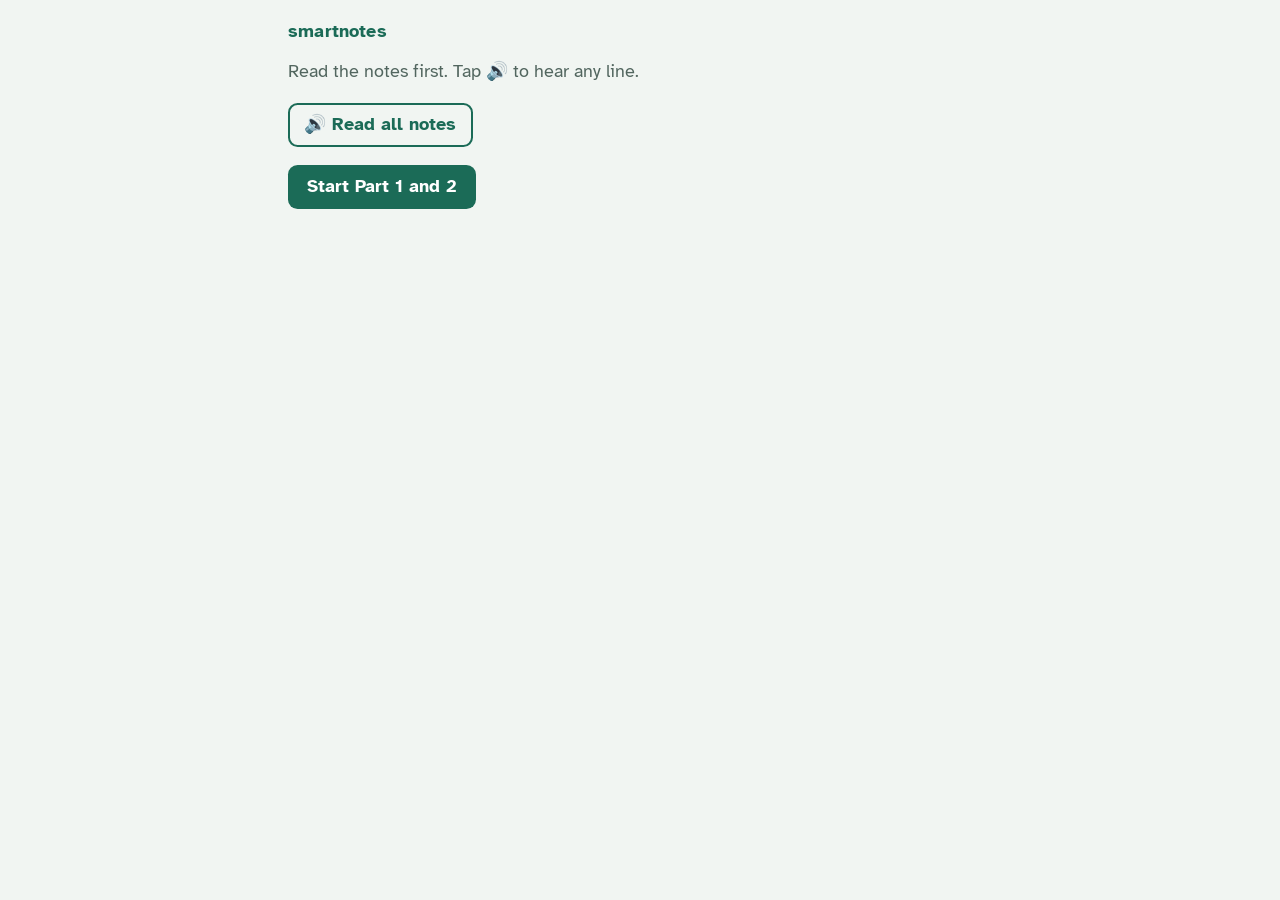
<file: index.html>
<!doctype html>
<html lang="en"><head><meta charset="utf-8">
<meta name="viewport" content="width=device-width, initial-scale=1">
<title>smartnotes</title>
<link rel="stylesheet" href="css/style.css"></head>
<body><main class="wrap">
<h1 class="brand">smartnotes</h1>
<p class="sub">Pick a reviewer.</p>
<div id="list" class="list"></div>
<p id="err" class="err" hidden></p>
</main>
<script>
fetch('content/library.json').then(r=>r.json()).then(lib=>{
  if(lib.length===1){location.replace('reviewer.html?topic='+lib[0].id);return;}
  document.getElementById('list').innerHTML=lib.map(t=>
    `<a class="topic" href="reviewer.html?topic=${t.id}"><b>${t.title}</b><span>${t.blurb||''}</span></a>`).join('');
}).catch(()=>{const e=document.getElementById('err');e.hidden=false;e.textContent='Could not load the reviewers. Open this site from its web address, not from the file.';});
</script></body></html>
</file>
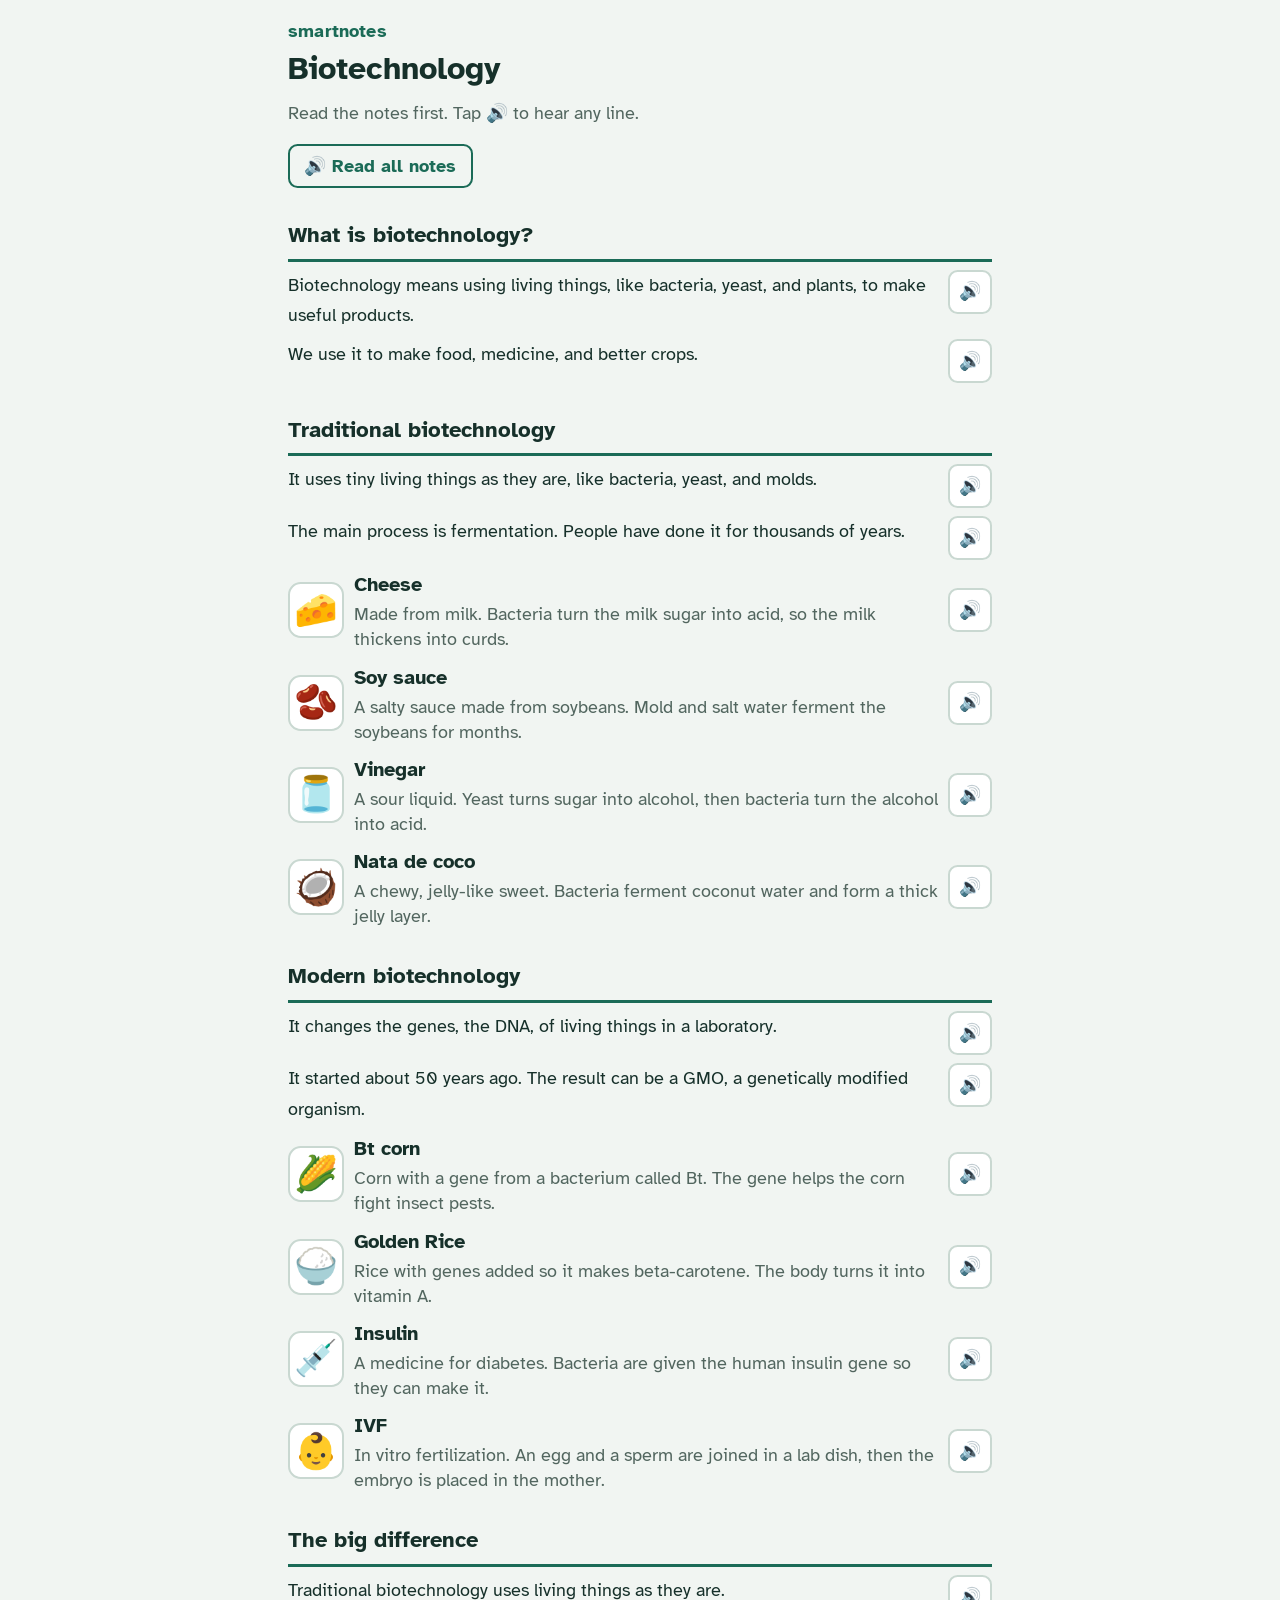
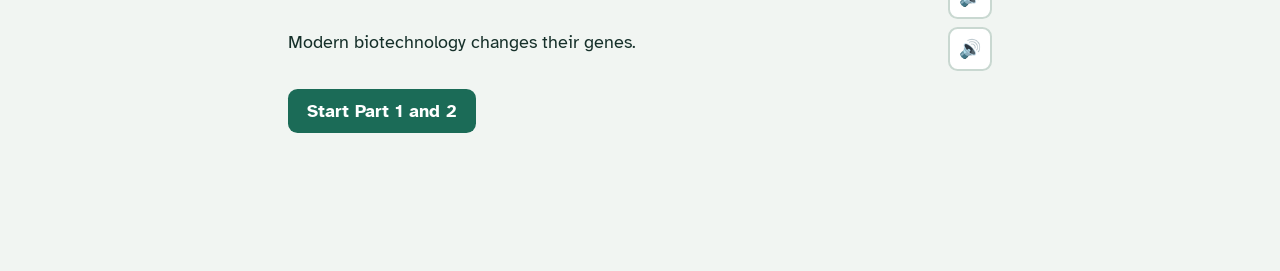
<file: reviewer.html>
<!doctype html>
<html lang="en"><head><meta charset="utf-8">
<meta name="viewport" content="width=device-width, initial-scale=1">
<title>smartnotes reviewer</title>
<link rel="preconnect" href="https://fonts.googleapis.com">
<link href="https://fonts.googleapis.com/css2?family=Atkinson+Hyperlegible:wght@400;700&display=swap" rel="stylesheet">
<link rel="stylesheet" href="css/style.css"></head>
<body>
<main class="wrap" id="app">
 <header class="top">
  <a class="brand" href="index.html">smartnotes</a>
  <h1 id="title"></h1>
 </header>
 <section id="notes">
  <p class="how">Read the notes first. Tap 🔊 to hear any line.</p>
  <button id="readnotes" class="ghost">🔊 Read all notes</button>
  <div id="notesBody"></div>
  <p><button id="begin" class="main">Start Part 1 and 2</button></p>
 </section>
 <section id="read" hidden>
  <p class="how">Tap a word, then tap a number to place it. On a laptop you can drag it too. Tap 🔊 to hear any line.</p>
  <button id="readall" class="ghost">🔊 Read everything</button>
  <div id="bank" class="bank" aria-label="Word bank"></div>
  <div id="sections"></div>
 </section>
 <section id="quiz" hidden>
  <p id="qn" class="how"></p>
  <div id="qpic"></div>
  <p id="qt" class="qtext"></p>
  <button id="qspk" class="ghost">🔊 Read it</button>
  <div class="choices">
   <button class="choice trad" data-a="Traditional">Traditional</button>
   <button class="choice mod" data-a="Modern">Modern</button>
  </div>
  <p id="qfb" class="fb" aria-live="polite"></p>
  <button id="qnext" class="main" hidden>Next</button>
 </section>
 <section id="full" hidden></section>
 <p id="err" class="err" hidden></p>
</main>
<div id="bar" class="bar" hidden>
 <span id="msg"></span>
 <button id="jump" class="ghost" hidden>Go to next wrong</button>
 <button id="check" class="main" disabled>Check answers</button>
 <button id="startq" class="main" hidden>Start quiz</button>
</div>
<script src="js/app.js"></script>
</body></html>
</file>
<file: css/style.css>
:root{--bg:#f1f5f2;--ink:#16302a;--mute:#52665f;--pri:#1b6b57;--line:#c9d8d1;--card:#fff;--trad:#a9620f;--mod:#3f45b0;--bad:#b3261e;--ok:#1b7a43}
*{box-sizing:border-box}
body{margin:0;background:var(--bg);color:var(--ink);font:1.125rem/1.7 "Atkinson Hyperlegible",system-ui,sans-serif;padding-bottom:6.5rem}
.wrap{max-width:46rem;margin:0 auto;padding:1rem}
.brand{font-weight:700;color:var(--pri);text-decoration:none;letter-spacing:.01em}
h1{font-size:2rem;line-height:1.2;margin:.2rem 0 .6rem}
h2{font-size:1.35rem;margin:1.8rem 0 .5rem;padding-bottom:.3rem;border-bottom:3px solid var(--pri)}
.sub,.how{color:var(--mute);margin:.2rem 0 1rem}
button{font:inherit;cursor:pointer;min-height:2.75rem}
button:focus-visible{outline:3px solid var(--mod);outline-offset:2px}
.main{background:var(--pri);color:#fff;border:0;border-radius:.6rem;padding:.4rem 1.2rem;font-weight:700}
.main:disabled{background:#9db3ab;cursor:not-allowed}
.ghost{background:transparent;border:2px solid var(--pri);color:var(--pri);border-radius:.6rem;padding:.2rem .9rem;font-weight:700}
.bank{display:flex;flex-wrap:wrap;gap:.5rem;margin:1rem 0;padding:.8rem;background:var(--card);border:2px dashed var(--line);border-radius:.8rem;min-height:4rem;position:sticky;top:0;z-index:2}
.chip{background:#e3efe9;border:2px solid var(--pri);border-radius:2rem;padding:.2rem 1rem;font-weight:700;color:var(--ink);cursor:grab}
.chip.sel{background:var(--pri);color:#fff}
.line{display:flex;gap:.6rem;align-items:flex-start;margin:.5rem 0}
.line .t{flex:1}
.line.item .t::before{content:"•";margin-right:.5rem;color:var(--pri);font-weight:700}
.spk{flex:none;background:var(--card);border:2px solid var(--line);border-radius:.6rem;width:2.75rem}
.bw{display:inline-block;vertical-align:baseline}
.blank{min-width:3rem;padding:0 .7rem;background:var(--card);border:2px dashed var(--pri);border-radius:.5rem;color:var(--mute);font-weight:700}
.blank.filled{border-style:solid;color:var(--ink);background:#e3efe9}
.blank.ok{border-color:var(--ok);background:#dcf1e3;color:var(--ink);cursor:default}
.blank.wrong{border-color:var(--bad);background:#fbe5e3;animation:shake .35s}
.hint{display:block;font-size:1rem;color:var(--bad);font-weight:700;margin:.1rem 0 .3rem}
@keyframes shake{25%{transform:translateX(-5px)}75%{transform:translateX(5px)}}
@media (prefers-reduced-motion:reduce){.blank.wrong{animation:none}}
.bar{position:fixed;left:0;right:0;bottom:0;background:var(--card);border-top:3px solid var(--pri);padding:.6rem 1rem;display:flex;gap:.6rem;flex-wrap:wrap;align-items:center;justify-content:center;z-index:5}
.bar[hidden]{display:none}
#msg{flex:1 1 12rem;font-weight:700}
.qtext{font-size:2.2rem;font-weight:700;line-height:1.2;margin:.5rem 0 1rem}
.choices{display:grid;grid-template-columns:1fr 1fr;gap:.8rem;margin:1rem 0}
.choice{border:0;border-radius:.8rem;color:#fff;font-weight:700;font-size:1.3rem;min-height:4.5rem}
.choice.trad{background:var(--trad)}.choice.mod{background:var(--mod)}
.choice:disabled{opacity:.45;cursor:default}
.fb{font-size:1.2rem;font-weight:700;min-height:2rem}
.fb.good{color:var(--ok)}.fb.bad{color:var(--bad)}
mark{background:#dcf1e3;color:var(--ink);font-weight:700;padding:0 .25rem;border-radius:.25rem}
table{border-collapse:collapse;width:100%;margin:.5rem 0}
th,td{border:1px solid var(--line);padding:.4rem .6rem;text-align:left}
.score{background:var(--card);border:2px solid var(--pri);border-radius:.8rem;padding:.8rem 1rem;margin:1rem 0}
.topic{display:block;background:var(--card);border:2px solid var(--line);border-radius:.8rem;padding:1rem;margin:.6rem 0;text-decoration:none;color:var(--ink)}
.topic span{display:block;color:var(--mute)}
.err{color:var(--bad);font-weight:700}
@media print{
 body{background:#fff;padding:0;font-size:12pt}
 .top,#read,#quiz,.bar,.noprint,.spk{display:none!important}
 #full{display:block!important}
 mark{background:none;border-bottom:1px solid #000}
}

.pic{flex:none;width:3.5rem;height:3.5rem;display:flex;align-items:center;justify-content:center;font-size:2.2rem;line-height:1;background:var(--card);border:2px solid var(--line);border-radius:.8rem;object-fit:cover}
#qpic .pic{width:7rem;height:7rem;font-size:4.5rem}
#qpic:empty{display:none}
.line:has(.pic){align-items:center}
.line .t b{display:block;font-size:1.25rem}
.d{display:block;color:var(--mute);line-height:1.4}
</file>
